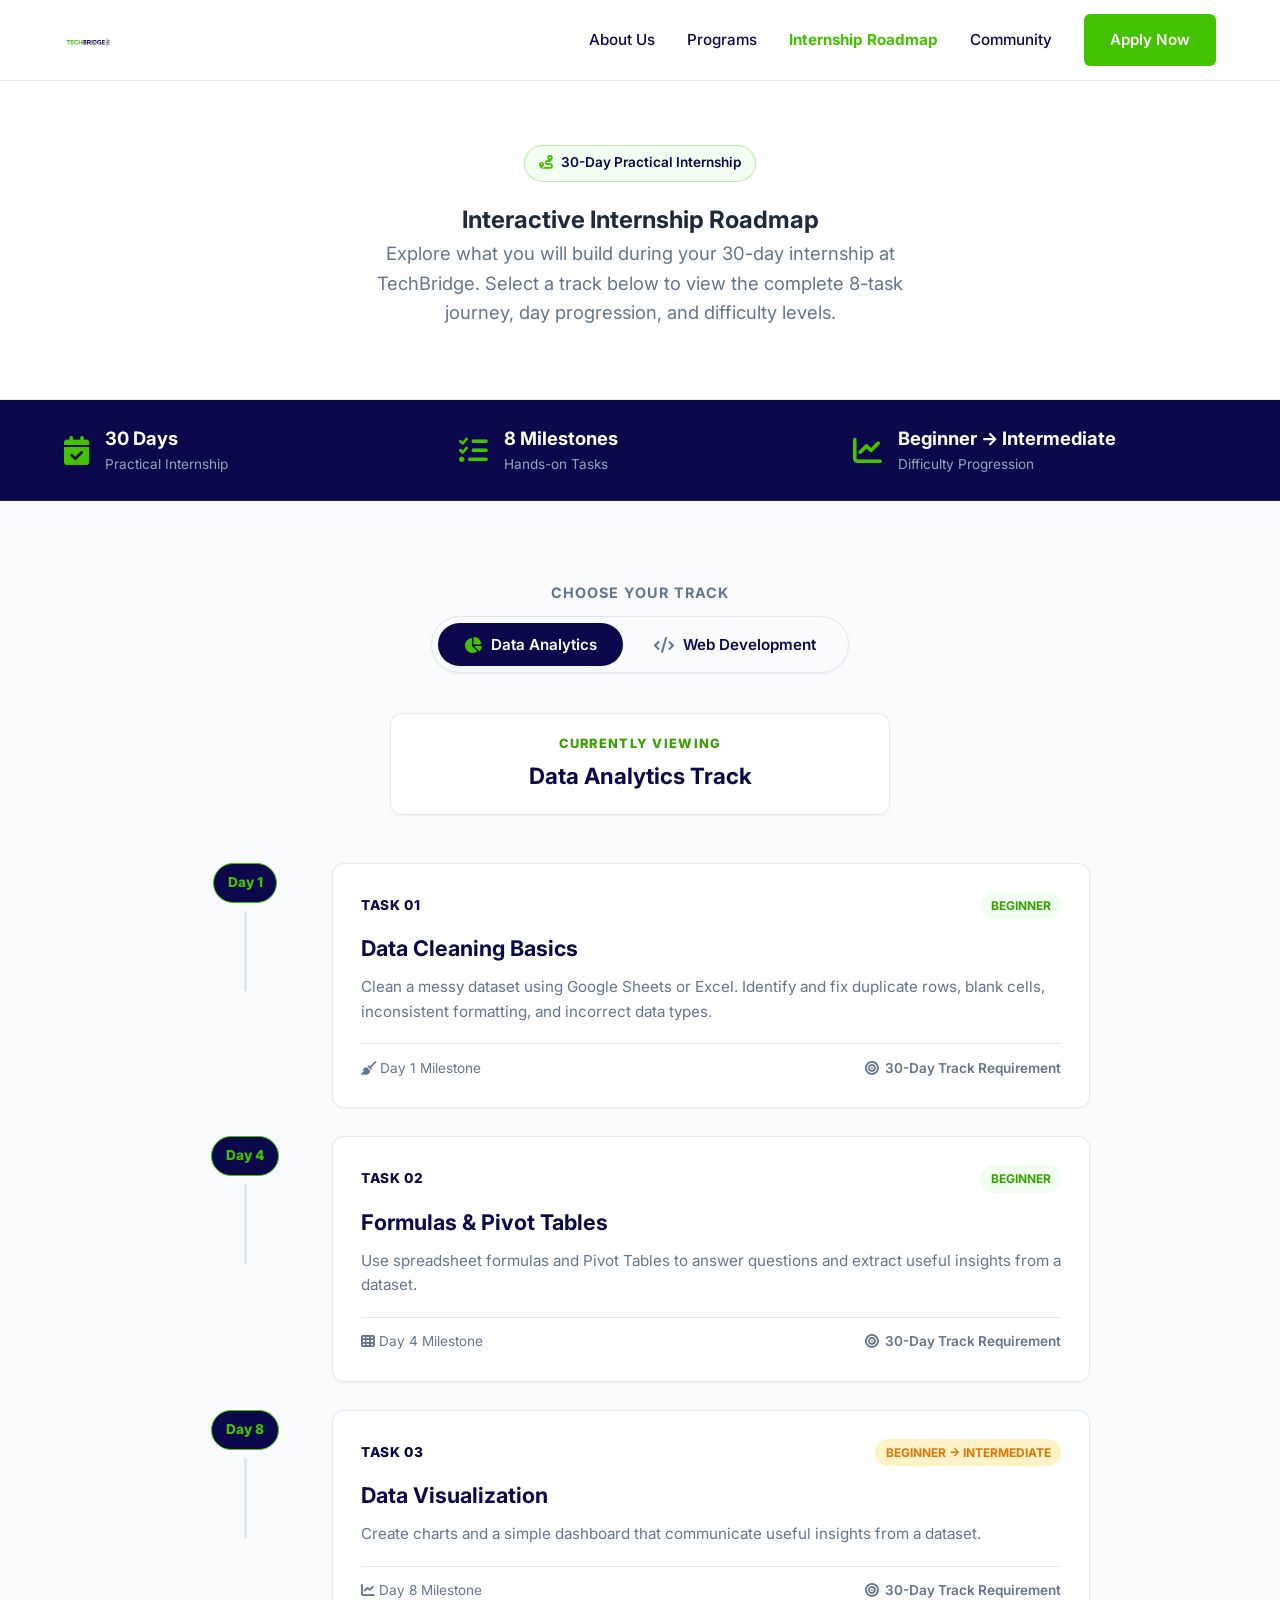
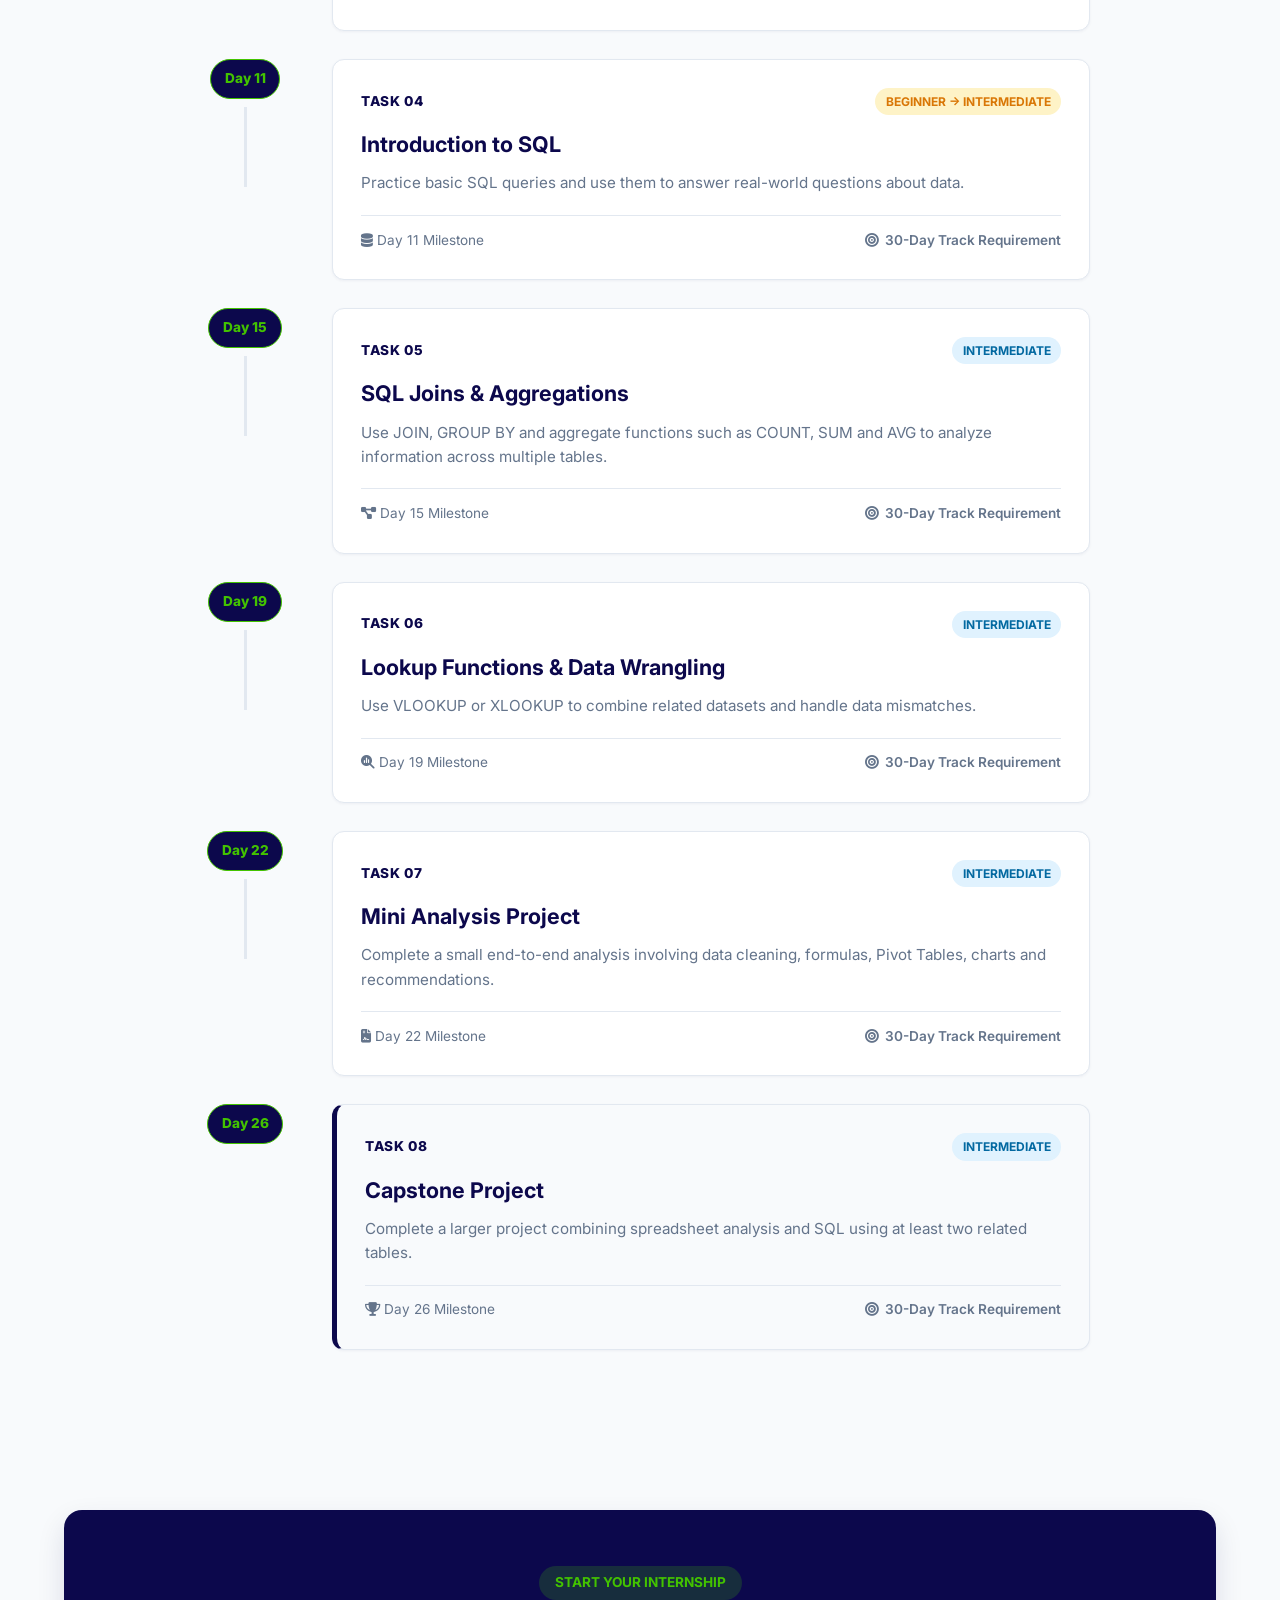
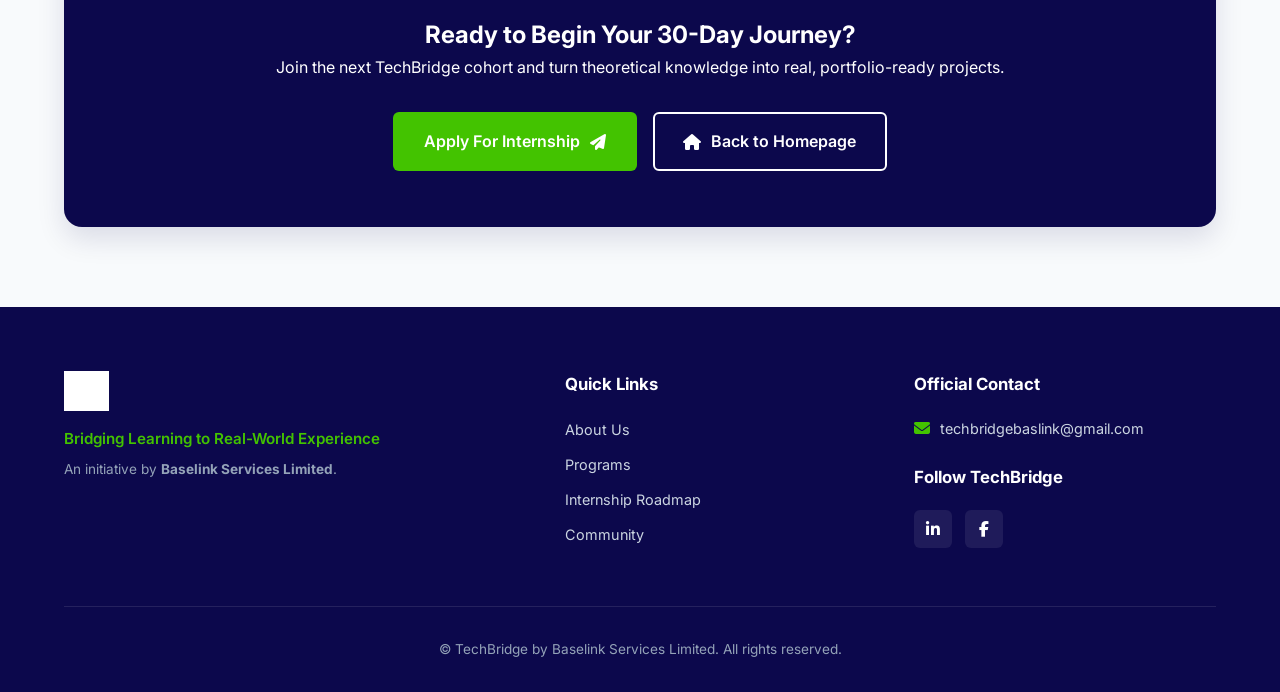
<file: tasks.html>
<!DOCTYPE html>
<html lang="en">
<head>
  <meta charset="UTF-8">
  <meta name="viewport" content="width=device-width, initial-scale=1.0">
  <title>Internship Roadmap | TechBridge by Baselink Services Limited</title>
  
  <link rel="stylesheet" href="style.css">
  
  <!-- Font Awesome Vector Icons -->
  <link rel="stylesheet" href="https://cdnjs.cloudflare.com/ajax/libs/font-awesome/6.4.0/css/all.min.css">
  
  <!-- Google Fonts: Inter -->
  <link rel="preconnect" href="https://fonts.googleapis.com">
  <link rel="preconnect" href="https://fonts.gstatic.com" crossorigin>
  <link href="https://fonts.googleapis.com/css2?family=Inter:wght@400;500;600;700;800&display=swap" rel="stylesheet">
</head>
<body>

  <!-- Navigation -->
  <header class="navbar">
    <div class="nav-container">
      <a href="index.html" class="logo-link">
        <img src="images/techbridge-logo.jpeg" alt="TechBridge Logo" class="brand-logo">
      </a>
      
      <button class="menu-toggle" id="menuToggle" aria-label="Toggle navigation">
        <i class="fa-solid fa-bars"></i>
      </button>

      <nav class="nav-menu" id="navMenu">
        <a href="index.html#about" class="nav-link">About Us</a>
        <a href="programs.html" class="nav-link">Programs</a>
        <a href="tasks.html" class="nav-link active">Internship Roadmap</a>
        <a href="index.html#community" class="nav-link">Community</a>
        <a href="https://forms.google.com" target="_blank" rel="noopener noreferrer" class="btn btn-primary nav-cta">Apply Now</a>
      </nav>
    </div>
  </header>

  <main>
    <!-- Hero Header -->
    <section class="hero tasks-hero">
      <div class="container text-center">
        <div class="badge">
          <i class="fa-solid fa-route"></i>
          30-Day Practical Internship
        </div>
        <h1>Interactive Internship Roadmap</h1>
        <p class="hero-description center-text">
          Explore what you will build during your 30-day internship at TechBridge. Select a track below to view the complete 8-task journey, day progression, and difficulty levels.
        </p>
      </div>
    </section>

    <!-- Overview Bar -->
    <section class="overview-bar">
      <div class="container">
        <div class="overview-grid">
          <div class="overview-item">
            <i class="fa-solid fa-calendar-check"></i>
            <div>
              <span class="overview-value">30 Days</span>
              <span class="overview-label">Practical Internship</span>
            </div>
          </div>
          <div class="overview-item">
            <i class="fa-solid fa-list-check"></i>
            <div>
              <span class="overview-value">8 Milestones</span>
              <span class="overview-label">Hands-on Tasks</span>
            </div>
          </div>
          <div class="overview-item">
            <i class="fa-solid fa-chart-line"></i>
            <div>
              <span class="overview-value">Beginner → Intermediate</span>
              <span class="overview-label">Difficulty Progression</span>
            </div>
          </div>
        </div>
      </div>
    </section>

    <!-- Interactive Track Switcher Section -->
    <section class="tasks-roadmap-section">
      <div class="container">
        
        <!-- Track Selection Controls -->
        <div class="track-selection-wrapper">
          <span class="track-selection-label">Choose Your Track</span>
          <div class="track-btn-group">
            <button type="button" class="track-btn active" id="btnDataAnalytics" data-track="data-analytics">
              <i class="fa-solid fa-chart-pie"></i>
              Data Analytics
            </button>
            <button type="button" class="track-btn" id="btnWebDev" data-track="web-development">
              <i class="fa-solid fa-code"></i>
              Web Development
            </button>
          </div>
        </div>

        <!-- Currently Viewing Indicator -->
        <div class="current-track-status">
          <span class="status-title">Currently Viewing</span>
          <h2 class="status-track-name" id="currentTrackDisplay">Data Analytics Track</h2>
        </div>

        <!-- Dynamic Task Roadmap Timeline Container -->
        <div class="roadmap-timeline" id="roadmapContainer">
          <!-- Populated dynamically via JavaScript -->
        </div>

      </div>
    </section>

    <!-- Bottom Call to Action -->
    <section class="internship-section">
      <div class="container">
        <div class="internship-card text-center">
          <span class="internship-badge">Start Your Internship</span>
          <h2>Ready to Begin Your 30-Day Journey?</h2>
          <p class="center-text margin-bottom-lg">
            Join the next TechBridge cohort and turn theoretical knowledge into real, portfolio-ready projects.
          </p>
          <div class="hero-actions center-flex">
            <a href="https://forms.google.com" target="_blank" rel="noopener noreferrer" class="btn btn-primary btn-lg">
              Apply For Internship <i class="fa-solid fa-paper-plane"></i>
            </a>
            <a href="index.html" class="btn btn-outline-white btn-lg">
              <i class="fa-solid fa-house"></i> Back to Homepage
            </a>
          </div>
        </div>
      </div>
    </section>
  </main>

  <!-- Footer -->
  <footer class="footer">
    <div class="container">
      <div class="footer-top">
        <div class="footer-brand">
          <img src="images/techbridge-logo.jpeg" alt="TechBridge Logo" class="footer-logo">
          <p class="tagline">Bridging Learning to Real-World Experience</p>
          <p class="parent-org">An initiative by <strong>Baselink Services Limited</strong>.</p>
        </div>

        <div class="footer-links">
          <h4>Quick Links</h4>
          <ul>
            <li><a href="index.html#about">About Us</a></li>
            <li><a href="programs.html">Programs</a></li>
            <li><a href="tasks.html">Internship Roadmap</a></li>
            <li><a href="index.html#community">Community</a></li>
          </ul>
        </div>

        <div class="footer-contact">
          <h4>Official Contact</h4>
          <p class="contact-email">
            <i class="fa-solid fa-envelope"></i>
            <a href="mailto:techbridgebaslink@gmail.com">techbridgebaslink@gmail.com</a>
          </p>
          
          <h4>Follow TechBridge</h4>
          <div class="social-links">
            <a href="https://www.linkedin.com/company/techbridge-services/" target="_blank" rel="noopener noreferrer" aria-label="LinkedIn">
              <i class="fa-brands fa-linkedin-in"></i>
            </a>
            <a href="https://www.facebook.com/p/Baselink-Services-100066771475783/" target="_blank" rel="noopener noreferrer" aria-label="Facebook">
              <i class="fa-brands fa-facebook-f"></i>
            </a>
          </div>
        </div>
      </div>

      <div class="footer-bottom">
        <p>&copy; TechBridge by Baselink Services Limited. All rights reserved.</p>
      </div>
    </div>
  </footer>

  <!-- Script Files -->
  <script src="script.js" defer ></script>
</body>
</html>
</file>
<file: style.css>
:root {
 
  --color-primary: #43C300;         
  --color-primary-dark: #37A000;    
  --color-navy: #0C084C;          
  --color-navy-light: #181273;     
  
  /* Neutral Palette */
  --color-bg-light: #F8FAFC;
  --color-card-bg: #FFFFFF;
  --color-text-main: #1E293B;
  --color-text-muted: #64748B;
  --color-border: #E2E8F0;
  
  /* Typography & Layout */
  --font-main: 'Inter', -apple-system, BlinkMacSystemFont, "Segoe UI", Roboto, sans-serif;
  --radius-sm: 6px;
  --radius-md: 12px;
  --radius-lg: 18px;
  --shadow-sm: 0 1px 3px rgba(12, 8, 76, 0.05);
  --shadow-md: 0 4px 12px rgba(12, 8, 76, 0.08);
  --shadow-lg: 0 12px 28px rgba(12, 8, 76, 0.12);
  --transition: all 0.25s ease-in-out;
}


* {
  margin: 0;
  padding: 0;
  box-sizing: border-box;
}

html {
  scroll-behavior: smooth;
}

body {
  font-family: var(--font-main);
  background-color: var(--color-bg-light);
  color: var(--color-text-main);
  line-height: 1.6;
  -webkit-font-smoothing: antialiased;
}

img {
  max-width: 100%;
  height: auto;
  display: block;
}

a {
  text-decoration: none;
  color: inherit;
}

ul {
  list-style: none;
}

.container {
  width: 90%;
  max-width: 1180px;
  margin: 0 auto;
}


.btn {
  display: inline-flex;
  align-items: center;
  justify-content: center;
  gap: 0.6rem;
  padding: 0.75rem 1.5rem;
  font-size: 0.95rem;
  font-weight: 600;
  border-radius: var(--radius-sm);
  transition: var(--transition);
  cursor: pointer;
  border: 2px solid transparent;
}

.btn-primary {
  background-color: var(--color-primary);
  color: #FFFFFF;
}

.btn-primary:hover {
  background-color: var(--color-primary-dark);
  transform: translateY(-2px);
}

.btn-secondary {
  background-color: var(--color-navy);
  color: #FFFFFF;
}

.btn-secondary:hover {
  background-color: var(--color-navy-light);
  transform: translateY(-2px);
}

.btn-outline {
  background-color: transparent;
  border-color: var(--color-navy);
  color: var(--color-navy);
}

.btn-outline:hover {
  background-color: var(--color-navy);
  color: #FFFFFF;
}

.btn-whatsapp {
  background-color: #25D366;
  color: #FFFFFF;
}

.btn-whatsapp:hover {
  background-color: #1DA851;
  transform: translateY(-2px);
}

.btn-lg {
  padding: 0.9rem 1.8rem;
  font-size: 1rem;
}

.full-width {
  width: 100%;
}


.navbar {
  background-color: #FFFFFF;
  border-bottom: 1px solid var(--color-border);
  position: sticky;
  top: 0;
  z-index: 1000;
}

.nav-container {
  width: 90%;
  max-width: 1180px;
  margin: 0 auto;
  display: flex;
  justify-content: space-between;
  align-items: center;
  height: 80px;
}

.brand-logo {
  height: 42px;
  width: auto;
  object-fit: contain;
}

.nav-menu {
  display: flex;
  align-items: center;
  gap: 2rem;
}

.nav-link {
  color: var(--color-navy);
  font-weight: 500;
  font-size: 0.95rem;
  transition: var(--transition);
}

.nav-link:hover {
  color: var(--color-primary);
}

.menu-toggle {
  display: none;
  background: none;
  border: none;
  font-size: 1.5rem;
  color: var(--color-navy);
  cursor: pointer;
}

.hero {
  padding: 5rem 0 4rem;
  background-color: #FFFFFF;
  border-bottom: 1px solid var(--color-border);
}

.hero-grid {
  display: grid;
  grid-template-columns: 1.2fr 0.8fr;
  gap: 3.5rem;
  align-items: center;
}

.badge {
  display: inline-flex;
  align-items: center;
  gap: 0.5rem;
  background-color: #F0FDF0;
  color: var(--color-navy);
  border: 1px solid rgba(67, 195, 0, 0.3);
  padding: 0.4rem 0.9rem;
  border-radius: 50px;
  font-size: 0.85rem;
  font-weight: 600;
  margin-bottom: 1.2rem;
}

.badge i {
  color: var(--color-primary);
}

.hero-content h1 {
  font-size: 2.8rem;
  color: var(--color-navy);
  line-height: 1.2;
  font-weight: 800;
  margin-bottom: 1.2rem;
  letter-spacing: -0.02em;
}

.hero-description {
  font-size: 1.15rem;
  color: var(--color-text-muted);
  margin-bottom: 2rem;
  max-width: 580px;
}

.hero-actions {
  display: flex;
  gap: 1rem;
  flex-wrap: wrap;
}

.hero-visual {
  display: flex;
  flex-direction: column;
  gap: 1.5rem;
}

.visual-card {
  background-color: var(--color-bg-light);
  border: 1px solid var(--color-border);
  padding: 1.8rem;
  border-radius: var(--radius-md);
  box-shadow: var(--shadow-sm);
}

.visual-card.highlight {
  background-color: var(--color-navy);
  color: #FFFFFF;
  border: none;
}

.visual-card.highlight p {
  color: #E2E8F0;
}

.visual-icon {
  width: 48px;
  height: 48px;
  background-color: #FFFFFF;
  border-radius: var(--radius-sm);
  display: flex;
  align-items: center;
  justify-content: center;
  font-size: 1.3rem;
  color: var(--color-navy);
  margin-bottom: 1rem;
}

.visual-icon.alt {
  background-color: var(--color-primary);
  color: #FFFFFF;
}

.visual-card h3 {
  font-size: 1.2rem;
  margin-bottom: 0.5rem;
}

.visual-card p {
  font-size: 0.95rem;
  color: var(--color-text-muted);
}


.about-section {
  padding: 5rem 0;
}

.section-header {
  margin-bottom: 3rem;
}

.section-header.center {
  text-align: center;
}

.section-header h2 {
  font-size: 2.2rem;
  color: var(--color-navy);
  font-weight: 700;
}

.section-header p {
  color: var(--color-text-muted);
  font-size: 1.05rem;
  margin-top: 0.5rem;
}

.title-underline {
  width: 60px;
  height: 4px;
  background-color: var(--color-primary);
  margin: 0.8rem auto 0;
  border-radius: 2px;
}

.about-grid {
  display: grid;
  grid-template-columns: repeat(3, 1fr);
  gap: 2rem;
}

.about-card {
  background-color: var(--color-card-bg);
  border: 1px solid var(--color-border);
  border-radius: var(--radius-md);
  padding: 2rem;
  box-shadow: var(--shadow-sm);
  transition: var(--transition);
}

.about-card:hover {
  transform: translateY(-4px);
  box-shadow: var(--shadow-md);
  border-color: rgba(67, 195, 0, 0.4);
}

.card-icon {
  width: 50px;
  height: 50px;
  background-color: #F0FDF0;
  color: var(--color-primary);
  border-radius: var(--radius-sm);
  display: flex;
  align-items: center;
  justify-content: center;
  font-size: 1.4rem;
  margin-bottom: 1.2rem;
}

.about-card h3 {
  color: var(--color-navy);
  font-size: 1.25rem;
  margin-bottom: 0.8rem;
}

.about-card p {
  color: var(--color-text-muted);
  font-size: 0.95rem;
  line-height: 1.6;
}


.programs-section {
  padding: 5rem 0;
  background-color: #FFFFFF;
  border-top: 1px solid var(--color-border);
  border-bottom: 1px solid var(--color-border);
}

.programs-grid {
  display: grid;
  grid-template-columns: repeat(2, 1fr);
  gap: 2rem;
}

.program-card {
  border: 1px solid var(--color-border);
  border-radius: var(--radius-lg);
  padding: 2.5rem;
  background-color: var(--color-card-bg);
  box-shadow: var(--shadow-sm);
  display: flex;
  flex-direction: column;
}

.program-header {
  display: flex;
  justify-content: space-between;
  align-items: center;
  margin-bottom: 1.2rem;
}

.program-icon {
  width: 56px;
  height: 56px;
  background-color: var(--color-navy);
  color: var(--color-primary);
  border-radius: var(--radius-md);
  display: flex;
  align-items: center;
  justify-content: center;
  font-size: 1.5rem;
}

.program-tag {
  background-color: #F0FDF0;
  color: var(--color-primary-dark);
  font-size: 0.8rem;
  font-weight: 700;
  padding: 0.3rem 0.8rem;
  border-radius: 50px;
  text-transform: uppercase;
  letter-spacing: 0.05em;
}

.program-card h3 {
  font-size: 1.6rem;
  color: var(--color-navy);
  margin-bottom: 0.8rem;
}

.program-card p {
  color: var(--color-text-muted);
  font-size: 0.95rem;
  margin-bottom: 1.5rem;
}

.program-features {
  margin-bottom: 2rem;
  margin-top: auto;
}

.program-features li {
  display: flex;
  align-items: center;
  gap: 0.8rem;
  font-size: 0.95rem;
  color: var(--color-text-main);
  margin-bottom: 0.8rem;
}

.program-features li i {
  color: var(--color-primary);
}


.internship-section {
  padding: 5rem 0;
}

.internship-card {
  background-color: var(--color-navy);
  border-radius: var(--radius-lg);
  padding: 3.5rem;
  color: #FFFFFF;
  box-shadow: var(--shadow-lg);
}

.internship-badge {
  display: inline-block;
  background-color: rgba(67, 195, 0, 0.2);
  color: var(--color-primary);
  font-size: 0.85rem;
  font-weight: 700;
  padding: 0.4rem 1rem;
  border-radius: 50px;
  margin-bottom: 1rem;
  text-transform: uppercase;
}

.internship-content h2 {
  font-size: 2.2rem;
  margin-bottom: 1rem;
  color: #FFFFFF;
}

.internship-content > p {
  color: #CBD5E1;
  font-size: 1.1rem;
  max-width: 650px;
  margin-bottom: 2.5rem;
}

.value-grid {
  display: grid;
  grid-template-columns: repeat(2, 1fr);
  gap: 2rem;
  margin-bottom: 2.5rem;
}

.value-item {
  display: flex;
  gap: 1.2rem;
  align-items: flex-start;
  background-color: rgba(255, 255, 255, 0.05);
  padding: 1.5rem;
  border-radius: var(--radius-md);
  border: 1px solid rgba(255, 255, 255, 0.1);
}

.value-item i {
  font-size: 1.8rem;
  color: var(--color-primary);
}

.value-item h4 {
  font-size: 1.1rem;
  margin-bottom: 0.4rem;
  color: #FFFFFF;
}

.value-item p {
  font-size: 0.9rem;
  color: #94A3B8;
  line-height: 1.5;
}


.community-section {
  padding: 0 0 5rem;
}

.community-box {
  background-color: #FFFFFF;
  border: 1px solid var(--color-border);
  border-radius: var(--radius-lg);
  padding: 2.5rem;
  display: flex;
  align-items: center;
  gap: 2rem;
  box-shadow: var(--shadow-md);
}

.community-icon {
  font-size: 3.5rem;
  color: #25D366;
}

.community-text {
  flex: 1;
}

.community-text h2 {
  color: var(--color-navy);
  font-size: 1.6rem;
  margin-bottom: 0.4rem;
}

.community-text p {
  color: var(--color-text-muted);
  font-size: 0.95rem;
}


.footer {
  background-color: var(--color-navy);
  color: #FFFFFF;
  padding: 4rem 0 2rem;
}

.footer-top {
  display: grid;
  grid-template-columns: 1.5fr 1fr 1fr;
  gap: 3rem;
  padding-bottom: 3rem;
  border-bottom: 1px solid rgba(255, 255, 255, 0.1);
}

.footer-logo {
  height: 40px;
  margin-bottom: 1rem;
  filter: brightness(0) invert(1);
}

.tagline {
  color: var(--color-primary);
  font-weight: 600;
  font-size: 0.95rem;
  margin-bottom: 0.5rem;
}

.parent-org {
  color: #94A3B8;
  font-size: 0.85rem;
}

.footer-links h4,
.footer-contact h4 {
  font-size: 1.05rem;
  margin-bottom: 1.2rem;
  color: #FFFFFF;
}

.footer-links ul li {
  margin-bottom: 0.6rem;
}

.footer-links ul a {
  color: #CBD5E1;
  font-size: 0.9rem;
  transition: var(--transition);
}

.footer-links ul a:hover {
  color: var(--color-primary);
}

.contact-email {
  display: flex;
  align-items: center;
  gap: 0.6rem;
  margin-bottom: 1.5rem;
}

.contact-email i {
  color: var(--color-primary);
}

.contact-email a {
  color: #CBD5E1;
  font-size: 0.9rem;
}

.contact-email a:hover {
  text-decoration: underline;
}

.social-links {
  display: flex;
  gap: 0.8rem;
}

.social-links a {
  width: 38px;
  height: 38px;
  background-color: rgba(255, 255, 255, 0.08);
  border-radius: var(--radius-sm);
  display: flex;
  align-items: center;
  justify-content: center;
  color: #FFFFFF;
  transition: var(--transition);
}

.social-links a:hover {
  background-color: var(--color-primary);
  color: #FFFFFF;
}

.footer-bottom {
  padding-top: 2rem;
  text-align: center;
  font-size: 0.85rem;
  color: #94A3B8;
}


@media (max-width: 992px) {
  .hero-grid {
    grid-template-columns: 1fr;
    gap: 2.5rem;
  }

  .about-grid {
    grid-template-columns: repeat(2, 1fr);
  }

  .footer-top {
    grid-template-columns: 1fr 1fr;
  }
}

@media (max-width: 768px) {
  .menu-toggle {
    display: block;
  }

  .nav-menu {
    position: absolute;
    top: 80px;
    left: 0;
    width: 100%;
    background-color: #FFFFFF;
    flex-direction: column;
    padding: 1.5rem;
    border-bottom: 1px solid var(--color-border);
    box-shadow: var(--shadow-md);
    display: none;
  }

  .nav-menu.active {
    display: flex;
  }

  .hero-content h1 {
    font-size: 2.2rem;
  }

  .about-grid,
  .programs-grid,
  .value-grid {
    grid-template-columns: 1fr;
  }

  .community-box {
    flex-direction: column;
    text-align: center;
  }

  .footer-top {
    grid-template-columns: 1fr;
  }

  .internship-card {
    padding: 2rem;
  }
}


.text-center {
  text-align: center;
}

.center-text {
  margin-left: auto;
  margin-right: auto;
}

.center-flex {
  justify-content: center;
}

.margin-bottom-lg {
  margin-bottom: 2rem;
}

.nav-link.active {
  color: var(--color-primary);
  font-weight: 700;
}

.programs-hero {
  padding: 4rem 0 3rem;
  background-color: var(--color-card-bg);
  border-bottom: 1px solid var(--color-border);
}

.programs-page-section {
  padding: 4rem 0;
}

.program-card-data {
  border-top: 4px solid var(--color-primary);
}

.program-card-web {
  border-top: 4px solid var(--color-navy);
}

.focus-callout {
  padding: 0.85rem 1rem;
  border-radius: var(--radius-sm);
  font-size: 0.925rem;
  margin: 1rem 0;
  line-height: 1.5;
}

.data-callout {
  background-color: #F0FDF0;
  border-left: 3px solid var(--color-primary);
  color: var(--color-text-main);
}

.web-callout {
  background-color: #F1F5F9;
  border-left: 3px solid var(--color-navy);
  color: var(--color-text-main);
}

.program-overview {
  color: var(--color-text-muted);
  font-size: 0.95rem;
  margin-bottom: 1.5rem;
}

.skills-block h4 {
  color: var(--color-navy);
  font-size: 1rem;
  margin-bottom: 0.8rem;
  font-weight: 700;
}

.card-cta {
  margin-top: auto;
  padding-top: 1rem;
}

/* Comparison Section */
.comparison-section {
  padding: 4rem 0;
  background-color: var(--color-card-bg);
  border-top: 1px solid var(--color-border);
  border-bottom: 1px solid var(--color-border);
}

.table-responsive {
  overflow-x: auto;
  margin-top: 2rem;
}

.comparison-table {
  width: 100%;
  border-collapse: collapse;
  text-align: left;
}

.comparison-table th,
.comparison-table td {
  padding: 1rem 1.2rem;
  border-bottom: 1px solid var(--color-border);
}

.comparison-table th {
  background-color: var(--color-bg-light);
  color: var(--color-navy);
  font-size: 1rem;
  font-weight: 700;
}

.th-data {
  color: var(--color-primary-dark);
  width: 38%;
}

.th-web {
  color: var(--color-navy);
  width: 38%;
}

.comparison-table tbody tr:hover {
  background-color: var(--color-bg-light);
}

.btn-outline-white {
  background-color: transparent;
  border: 2px solid #FFFFFF;
  color: #FFFFFF;
}

.btn-outline-white:hover {
  background-color: #FFFFFF;
  color: var(--color-navy);
  transform: translateY(-2px);
}

@media (max-width: 768px) {
  .comparison-table th,
  .comparison-table td {
    padding: 0.8rem;
    font-size: 0.875rem;
  }
}
/* ==========================================================================
   Task 3: Internship Tasks & Roadmap Timeline
   ========================================================================== */

.tasks-hero {
  padding: 4rem 0 2.5rem;
  background-color: var(--color-card-bg);
  border-bottom: 1px solid var(--color-border);
}

.overview-bar {
  background-color: var(--color-navy);
  color: #FFFFFF;
  padding: 1.5rem 0;
  border-bottom: 1px solid rgba(255, 255, 255, 0.1);
}

.overview-grid {
  display: grid;
  grid-template-columns: repeat(3, 1fr);
  gap: 2rem;
}

.overview-item {
  display: flex;
  align-items: center;
  gap: 1rem;
}

.overview-item i {
  font-size: 1.8rem;
  color: var(--color-primary);
}

.overview-value {
  display: block;
  font-size: 1.15rem;
  font-weight: 700;
  color: #FFFFFF;
}

.overview-label {
  display: block;
  font-size: 0.85rem;
  color: #94A3B8;
}

/* Roadmap List */
.tasks-roadmap-section {
  padding: 5rem 0;
}

.roadmap-timeline {
  display: flex;
  flex-direction: column;
  gap: 1.75rem;
  max-width: 900px;
  margin: 0 auto;
}

.timeline-item {
  display: grid;
  grid-template-columns: 110px 1fr;
  gap: 2rem;
  align-items: flex-start;
}

.timeline-marker {
  display: flex;
  flex-direction: column;
  align-items: center;
}

.day-badge {
  background-color: var(--color-navy);
  color: var(--color-primary);
  font-weight: 800;
  font-size: 0.85rem;
  padding: 0.5rem 0.85rem;
  border-radius: 50px;
  border: 1px solid var(--color-primary);
  white-space: nowrap;
}

.connector-line {
  width: 3px;
  height: 100%;
  min-height: 80px;
  background-color: var(--color-border);
  margin-top: 0.5rem;
}

.task-card {
  background-color: var(--color-card-bg);
  border: 1px solid var(--color-border);
  border-radius: var(--radius-md);
  padding: 1.75rem;
  box-shadow: var(--shadow-sm);
  transition: var(--transition);
}

.task-card:hover {
  transform: translateY(-3px);
  box-shadow: var(--shadow-md);
  border-color: rgba(67, 195, 0, 0.4);
}

.active-card {
  border-left: 5px solid var(--color-primary);
  background-color: #FAFCF8;
}

.final-task-card {
  border-left: 5px solid var(--color-navy);
  background-color: #F8FAFC;
}

.task-card-header {
  display: flex;
  justify-content: space-between;
  align-items: center;
  margin-bottom: 0.75rem;
}

.task-number {
  font-size: 0.85rem;
  font-weight: 800;
  color: var(--color-navy);
  text-transform: uppercase;
  letter-spacing: 0.05em;
}

.level-tag {
  font-size: 0.75rem;
  font-weight: 700;
  padding: 0.25rem 0.65rem;
  border-radius: 50px;
  text-transform: uppercase;
}

.level-beginner {
  background-color: #F0FDF0;
  color: var(--color-primary-dark);
}

.level-inter {
  background-color: #FEF3C7;
  color: #D97706;
}

.level-advanced {
  background-color: #E0F2FE;
  color: #0369a1;
}

.task-card h3 {
  font-size: 1.35rem;
  color: var(--color-navy);
  margin-bottom: 0.6rem;
}

.task-card p {
  color: var(--color-text-muted);
  font-size: 0.95rem;
  line-height: 1.6;
  margin-bottom: 1.2rem;
}

.task-meta {
  display: flex;
  justify-content: space-between;
  align-items: center;
  padding-top: 0.85rem;
  border-top: 1px solid var(--color-border);
  font-size: 0.85rem;
  color: var(--color-text-muted);
  flex-wrap: wrap;
  gap: 0.5rem;
}

.status-indicator {
  font-weight: 600;
  display: inline-flex;
  align-items: center;
  gap: 0.4rem;
}

.status-complete {
  color: var(--color-primary-dark);
}

.status-current {
  color: #D97706;
}

.status-upcoming {
  color: #64748B;
}

@media (max-width: 768px) {
  .overview-grid {
    grid-template-columns: 1fr;
    gap: 1.25rem;
  }

  .timeline-item {
    grid-template-columns: 1fr;
    gap: 0.75rem;
  }

  .connector-line {
    display: none;
  }

  .timeline-marker {
    align-items: flex-start;
  }
}
/* ==========================================================================
   Task 4: Interactive Track Selection & Roadmap Enhancements
   ========================================================================== */

.track-selection-wrapper {
  text-align: center;
  margin-bottom: 2.5rem;
}

.track-selection-label {
  display: block;
  font-size: 0.9rem;
  font-weight: 700;
  color: var(--color-text-muted);
  text-transform: uppercase;
  letter-spacing: 0.08em;
  margin-bottom: 0.8rem;
}

.track-btn-group {
  display: inline-flex;
  background-color: var(--color-bg-light);
  padding: 0.35rem;
  border-radius: 50px;
  border: 1px solid var(--color-border);
  gap: 0.35rem;
  box-shadow: var(--shadow-sm);
}

.track-btn {
  display: inline-flex;
  align-items: center;
  gap: 0.6rem;
  padding: 0.75rem 1.6rem;
  border: none;
  background: transparent;
  color: var(--color-navy);
  font-size: 0.95rem;
  font-weight: 600;
  font-family: var(--font-main);
  border-radius: 50px;
  cursor: pointer;
  transition: var(--transition);
}

.track-btn i {
  font-size: 1rem;
  color: var(--color-text-muted);
  transition: var(--transition);
}

.track-btn:hover {
  color: var(--color-primary-dark);
}

.track-btn.active {
  background-color: var(--color-navy);
  color: #FFFFFF;
  box-shadow: var(--shadow-sm);
}

.track-btn.active i {
  color: var(--color-primary);
}

/* Currently Viewing Section */
.current-track-status {
  text-align: center;
  margin-bottom: 3rem;
  padding: 1.25rem;
  background-color: #FFFFFF;
  border: 1px solid var(--color-border);
  border-radius: var(--radius-md);
  max-width: 500px;
  margin-left: auto;
  margin-right: auto;
  box-shadow: var(--shadow-sm);
}

.status-title {
  display: block;
  font-size: 0.8rem;
  font-weight: 800;
  color: var(--color-primary-dark);
  text-transform: uppercase;
  letter-spacing: 0.1em;
  margin-bottom: 0.25rem;
}

.status-track-name {
  font-size: 1.4rem;
  color: var(--color-navy);
  font-weight: 700;
}

/* Responsive adjustment for track switcher */
@media (max-width: 576px) {
  .track-btn-group {
    flex-direction: column;
    width: 100%;
    border-radius: var(--radius-md);
  }

  .track-btn {
    width: 100%;
    justify-content: center;
    border-radius: var(--radius-sm);
  }
}
</file>
